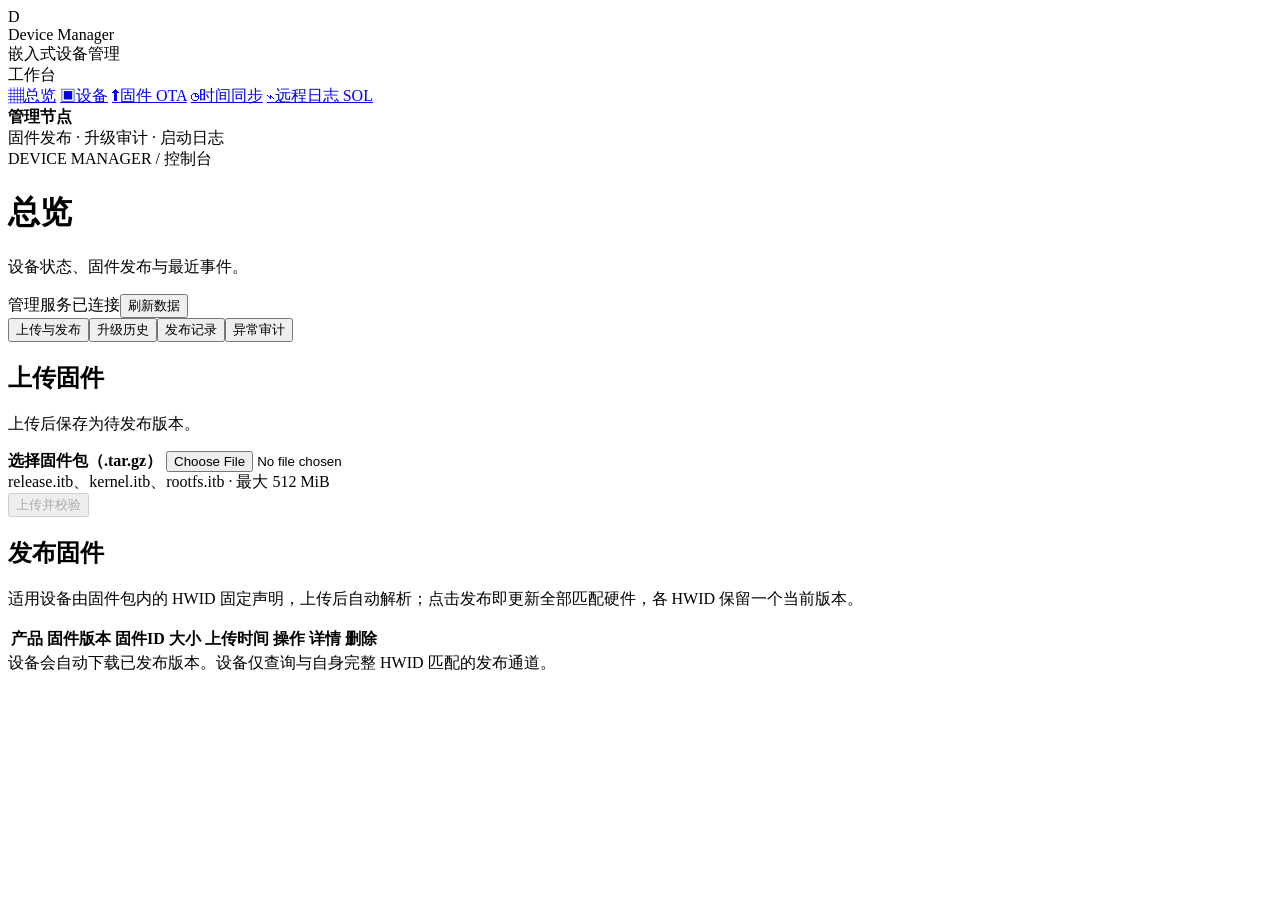
<file: ota/web/index.html>
<!doctype html>
<html lang="zh-CN">
<head>
<meta charset="utf-8">
<meta name="viewport" content="width=device-width, initial-scale=1">
<title>Device Manager · 设备管理</title>
<style>
/* INLINE_STYLES */
</style>
</head>
<body>
<aside class="module-sidebar">
<div class="brand-row"><div class="brand-mark" aria-hidden="true">D</div><div><div class="brand">Device Manager</div><div class="brand-sub">嵌入式设备管理</div></div></div>
<div class="nav-label">工作台</div>
<nav aria-label="功能模块">
<a id="module-dashboard" href="/#dashboard" aria-current="page"><span class="nav-icon" aria-hidden="true">▦</span>总览</a>
<a id="module-devices" href="/#devices"><span class="nav-icon" aria-hidden="true">▣</span>设备</a>
<a id="module-ota" href="/#manage"><span class="nav-icon" aria-hidden="true">⬆</span>固件 OTA</a>
<a id="module-clock" href="/#clock"><span class="nav-icon" aria-hidden="true">◷</span>时间同步</a>
<a id="module-sol" href="/#sol"><span class="nav-icon" aria-hidden="true">⌁</span>远程日志 SOL</a>
</nav>
<div class="sidebar-footer"><strong>管理节点</strong><br>固件发布 · 升级审计 · 启动日志</div>
</aside>
<div class="workspace"><header><div><span>DEVICE MANAGER / 控制台</span><h1 id="module-title">总览</h1><p id="module-description">设备状态、固件发布与最近事件。</p></div><div class="header-actions"><span id="service-health" class="service-health">管理服务已连接</span><button id="header-refresh" class="secondary small" type="button">刷新数据</button></div></header>
<main>
<section id="clock-panel" hidden>
<div class="metric-grid clock-metrics">
<div class="metric"><div class="metric-label">管理服务器时间 · UTC+8</div><div id="clock-server-time" class="clock-time">—</div><div class="metric-hint">基于服务器最近一次响应推算</div></div>
<div class="metric"><div class="metric-label">设备上报时间 · UTC+8</div><div id="clock-device-time" class="clock-time">—</div><div id="clock-time-hint" class="metric-hint">选择设备查看</div></div>
</div>
<div class="clock-layout"><section class="card"><div class="section-head"><div><h2>设备校时状态</h2><p class="muted">只显示设备实际回报；网页本机时间不作为设备时间源。</p></div><button id="clock-refresh" class="secondary" type="button">刷新</button></div>
<div class="toolbar"><label for="clock-device">设备</label><select id="clock-device"></select><span id="clock-online" class="pill">待获取</span></div>
<dl id="clock-status" class="clock-details"></dl><p id="clock-request-status" class="muted" role="status"></p>
<p class="muted">RTC 写入成功仅代表本次写操作；AM625 片内 RTC 不能保证跨复位保时。最近修正量是校准前偏差，不是当前剩余误差。</p>
</section><section class="card"><h2>时间源与校准</h2><p class="muted">时间源独立于 OTA / SOL 管理服务器。保存配置后由设备拉取并持久化。</p>
<form id="clock-form" class="clock-form">
<label for="clock-source-type">时间源类型</label><select id="clock-source-type"><option value="manager">当前 Device Manager（HTTP）</option><option value="ntp">标准 NTP（UDP）</option><option value="http">其他 Device Manager（HTTP / HTTPS）</option></select>
<label for="clock-source">服务器地址</label><input id="clock-source" type="text" placeholder="ntp://192.168.10.1:123" maxlength="511" spellcheck="false"><span id="clock-source-help" class="muted"></span>
<label for="clock-interval">自动校时间隔（秒）</label><input id="clock-interval" type="number" min="60" max="86400" step="1" value="3600" required>
<label class="clock-checkbox"><input id="clock-enabled" type="checkbox" checked> 启用自动校时</label>
<div class="toolbar"><button id="clock-save" type="submit">保存并下发</button><button id="clock-sync" type="button" class="secondary">立即校时</button></div>
<p id="clock-message" role="status" class="muted">尚未修改配置。</p>
</form></section></div></section>
<section id="sol-panel" class="card" hidden>
<h2>SOL 启动日志</h2><p class="muted">只读实时日志与历史回放。设备网络恢复后补传已采集的启动日志；不提供远程命令输入。</p>
<div id="sol-auth" class="toolbar" hidden><label for="sol-key">查看凭据</label><input id="sol-key" type="password" autocomplete="off" placeholder="输入服务端 sol-keys/viewer 中的凭据"><button id="sol-connect">连接</button><button id="sol-disconnect" class="secondary">断开</button></div>
<div id="sol-status" role="status">未连接</div>
<div class="toolbar"><label for="sol-device">设备</label><select id="sol-device"></select><label id="sol-boot-label" for="sol-boot-toggle">启动记录</label><div class="sol-boot-picker"><select id="sol-boot" hidden aria-hidden="true" tabindex="-1"></select><button id="sol-boot-toggle" type="button" class="secondary" aria-haspopup="dialog" aria-expanded="false" aria-controls="sol-boot-menu">选择启动记录 ▾</button><div id="sol-boot-menu" class="sol-boot-menu" role="dialog" aria-label="选择启动记录" hidden><ul id="sol-boot-options"></ul></div></div><label for="sol-stage">阶段</label><select id="sol-stage"><option value="all">全部</option><option>r5-spl</option><option>a53-spl</option><option>uboot</option><option>initramfs</option><option>kernel</option><option>services</option><option>events</option></select><button id="sol-refresh" class="secondary">刷新</button><button id="sol-bundle" class="secondary" disabled>下载完整日志包</button><button id="sol-export" class="secondary">导出当前视图</button></div>
<pre id="sol-meta" class="muted"></pre><p class="muted">服务端保留每台设备最近 4 次启动，最多 2048 个日志块（约 8 MiB）。本地容量耗尽前未上传的数据可能丢失。视图保留最近 2 MiB 正文，保留原始缩进和换行；跨来源顺序按日志时间尽力还原。</p>
<div class="toolbar"><label for="sol-filter">筛选</label><input id="sol-filter" type="search" placeholder="筛选日志文本"><label><input id="sol-live" type="checkbox" checked> 实时跟随</label></div>
<pre id="sol-output" tabindex="0" aria-label="设备日志"></pre>
</section>
<div id="notice" class="notice" role="status" hidden></div>
<section id="firmware-detail" class="card" hidden></section>
<section id="dashboard-panel" hidden>
<div class="metric-grid" aria-label="设备与固件概况">
<div class="metric"><div class="metric-label">已登记设备</div><div id="metric-devices" class="metric-value">—</div><div class="metric-hint">有 OTA 上报的设备</div></div>
<div class="metric"><div class="metric-label">近五分钟上报</div><div id="metric-recent" class="metric-value">—</div><div class="metric-hint">包含 OTA 或日志上报</div></div>
<div class="metric"><div class="metric-label">升级成功</div><div id="metric-success" class="metric-value">—</div><div class="metric-hint">已通过重启健康检查</div></div>
<div class="metric"><div class="metric-label">历史异常与失败</div><div id="metric-attention" class="metric-value">—</div><div class="metric-hint">按升级事务统计</div></div>
</div>
<div class="overview-grid"><section class="card"><div class="section-head"><div><h2>当前发布</h2><p class="muted">设备下一次检查时可获取的固件</p></div><span id="dashboard-publication-status" class="pill">待获取</span></div>
<div class="release-hero"><div class="release-emblem" aria-hidden="true">◈</div><div><div id="dashboard-version" class="release-name">加载中…</div><div id="dashboard-release-meta" class="release-meta">正在读取发布状态</div></div></div>
<div class="quick-links"><a href="/#manage">上传与发布</a><a href="/#releases">查看发布记录</a><a href="/#devices">查看设备</a></div></section>
<section class="card"><div class="section-head"><h2>最近升级活动</h2><a href="/#history">全部历史</a></div><ul id="dashboard-activity" class="activity"><li class="muted">正在加载…</li></ul></section></div>
<section class="card"><div class="section-head"><div><h2>设备摘要</h2><p class="muted">从最近一次设备上报汇总；不代表持续在线</p></div><a href="/#devices">设备列表 →</a></div>
<div class="table-wrap"><table><thead><tr><th>设备</th><th>产品</th><th>最近结果</th><th>固件</th><th>最后上报</th></tr></thead><tbody id="dashboard-devices"></tbody></table></div></section>
</section>
<section id="devices-panel" hidden><section class="card"><div class="section-head"><div><h2>设备列表</h2><p class="muted">按设备上报汇总固件、网络身份与最近升级结果</p></div><span id="device-total" class="pill">0 台设备</span></div>
<div class="toolbar"><label for="device-search">筛选设备</label><input id="device-search" type="search" placeholder="设备 IP、MAC、hostname、产品或固件哈希"><span id="device-count" class="filter-count"></span></div>
<div class="table-wrap"><table><thead><tr><th>设备 IP</th><th>Hostname</th><th>产品</th><th>固件</th><th>最近结果</th><th>最后上报</th><th>操作</th></tr></thead><tbody id="device-list"></tbody></table></div>
<div id="device-empty" class="empty" hidden>暂无匹配的设备。</div><div id="device-detail" class="device-detail" hidden></div>
</section></section>
<div id="overview">
<div class="tabs" role="tablist" aria-label="固件管理"><button type="button" role="tab" id="tab-manage" aria-controls="panel-manage" aria-selected="true" tabindex="0" data-tab="manage">上传与发布</button><button type="button" role="tab" id="tab-history" aria-controls="panel-history" aria-selected="false" tabindex="-1" data-tab="history">升级历史</button><button type="button" role="tab" id="tab-releases" aria-controls="panel-releases" aria-selected="false" tabindex="-1" data-tab="releases">发布记录</button><button type="button" role="tab" id="tab-audit" aria-controls="panel-audit" aria-selected="false" tabindex="-1" data-tab="audit">异常审计</button></div>
<div role="tabpanel" id="panel-manage" aria-labelledby="tab-manage">
<section class="card upload-card">
<div class="upload-intro"><h2>上传固件</h2><p class="muted">上传后保存为待发布版本。</p></div>
<form id="upload-form">
<div class="upload-area"><label for="firmware"><strong>选择固件包（.tar.gz）</strong></label>
<input id="firmware" type="file" accept=".tar.gz,.tgz" required>
<div class="muted">release.itb、kernel.itb、rootfs.itb · 最大 512 MiB</div></div>
<button id="upload-button" type="submit" disabled>上传并校验</button>
<div id="file-info" class="muted"></div>
<progress id="progress" max="100" value="0" hidden aria-label="上传进度"></progress>
<p id="upload-status" class="muted" aria-live="polite"></p>
</form></section><section class="card"><h2>发布固件</h2><p class="muted">适用设备由固件包内的 HWID 固定声明，上传后自动解析；点击发布即更新全部匹配硬件，各 HWID 保留一个当前版本。</p>
<div id="drafts-empty" class="empty" hidden>还没有上传固件。选择固件包并完成校验后，会显示在这里。</div>
<div class="table-wrap"><table id="drafts-table"><thead><tr><th>产品</th><th>固件版本</th><th>固件ID</th><th>大小</th><th>上传时间</th><th>操作</th><th>详情</th><th>删除</th></tr></thead><tbody id="drafts"></tbody></table></div>
</section></div><section class="card" role="tabpanel" id="panel-releases" aria-labelledby="tab-releases" hidden><h2>发布记录</h2>
<div id="releases-empty" class="empty" hidden>尚未发布版本。</div>
<div class="table-wrap"><table id="releases-table"><thead><tr><th>产品</th><th>固件版本</th><th>固件ID</th><th>大小</th><th>上传时间</th><th>操作</th><th>详情</th></tr></thead><tbody id="releases"></tbody></table></div>
</section><section class="card" role="tabpanel" id="panel-history" aria-labelledby="tab-history" hidden><h2>设备升级历史</h2>
<p class="muted">保留每次升级及各阶段上报记录。只有重启后通过健康检查，才显示升级成功。</p>
<div class="table-wrap"><table><thead><tr><th>产品</th><th>固件版本</th><th>固件ID</th><th>设备</th><th>结果</th><th>最近上报</th><th>详情 / 网络审计</th></tr></thead><tbody id="devices"></tbody></table></div>
</section><section class="card" role="tabpanel" id="panel-audit" aria-labelledby="tab-audit" hidden><h2>固件异常与回退审计</h2><p class="muted">异常固件全局停发；存在健康检查成功的历史版本时自动回退发布。保留设备、原因、固件哈希和处理动作。</p><div class="table-wrap"><table><thead><tr><th>产品</th><th>固件版本</th><th>固件ID</th><th>时间</th><th>设备</th><th>分类 / 原因</th><th>处理动作 / 详情</th></tr></thead><tbody id="audit"></tbody></table></div></section>
<footer>设备会自动下载已发布版本。设备仅查询与自身完整 HWID 匹配的发布通道。</footer>
</div>
</main></div>
<script>
/* INLINE_TIME */
/* INLINE_DEVICE_NAMES */
/* INLINE_SOL */
/* INLINE_SOL_NAMES */
/* INLINE_SOL_BUNDLES */
/* INLINE_HWID */
/* INLINE_APP */
/* INLINE_FLEET */
/* INLINE_CLOCK */
/* INLINE_SOL_RECORDS */
/* INLINE_INCIDENT_LOGS */
</script>
</body>
</html>
</file>
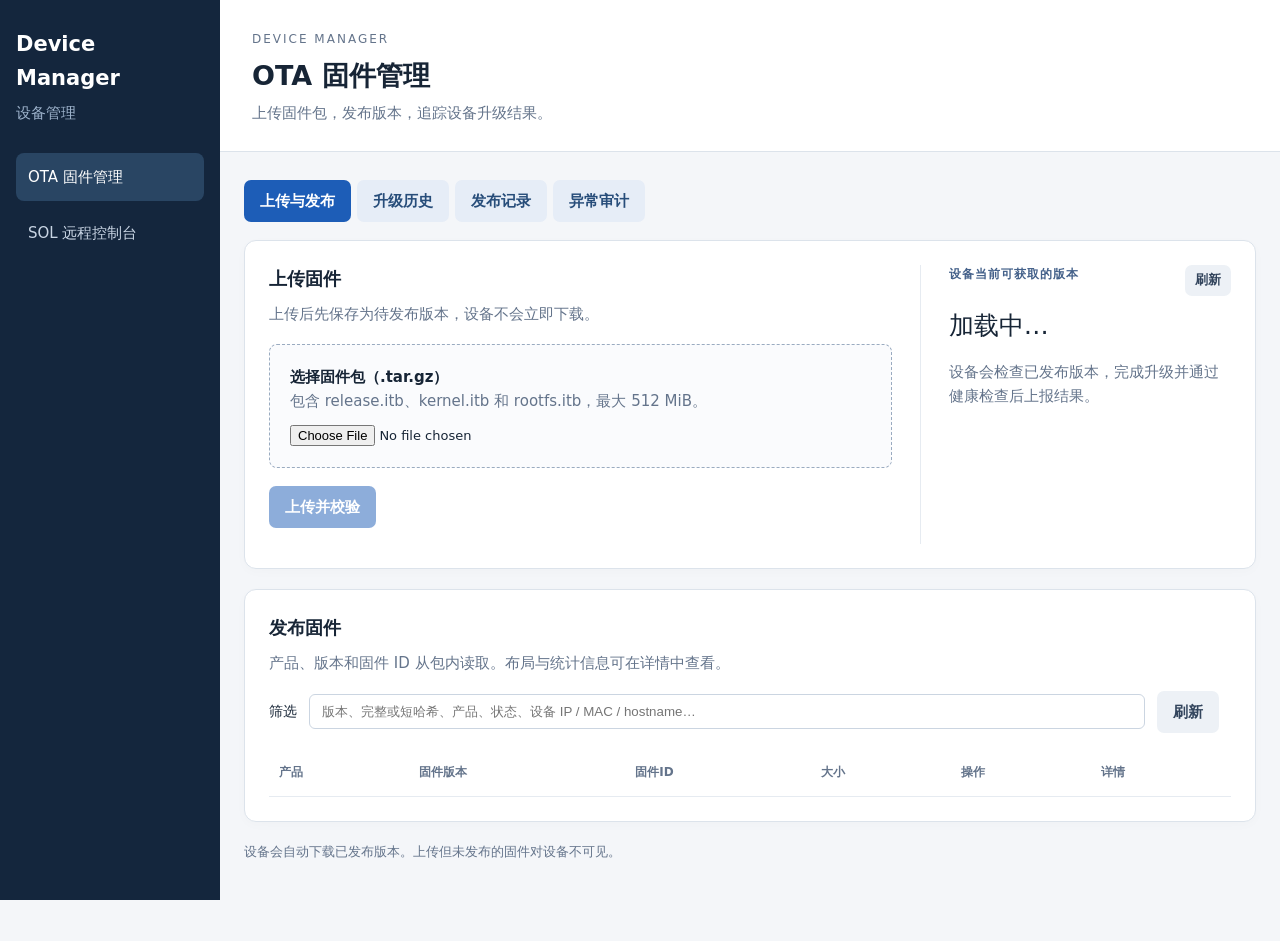
<file: ota/admin.html>
<!doctype html>
<html lang="zh-CN">
<head>
<meta charset="utf-8">
<meta name="viewport" content="width=device-width, initial-scale=1">
<title>Device Manager · 设备管理</title>
<style>
:root{color-scheme:light;font:15px/1.6 system-ui,-apple-system,"Segoe UI",sans-serif;color:#172536;background:#f4f6f9}*{box-sizing:border-box}body{margin:0}header{background:#14263d;color:white;padding:25px max(24px,calc((100% - 1120px)/2))}header span{font-size:12px;letter-spacing:2px;color:#b6c7dc}h1{font-size:27px;margin:4px 0}header p{margin:0;color:#c8d4e3}main{max-width:1168px;margin:28px auto;padding:0 24px 50px}h2{font-size:18px;margin:0 0 8px}p{margin:6px 0 16px}.grid{display:grid;grid-template-columns:1.1fr 1fr;gap:20px}.card{background:#fff;border:1px solid #dce3eb;border-radius:12px;padding:24px;margin-bottom:20px;box-shadow:0 3px 12px #15263b05}.muted{color:#64748b}.current{font-size:32px;line-height:1.3;margin:14px 0 8px}.badge{display:inline-block;border-radius:20px;padding:3px 10px;font-size:12px;background:#e6edf7;color:#274d7a}.green{background:#e3f5ed;color:#146542}.upload-area{border:1px dashed #9aabc0;border-radius:8px;padding:20px;background:#fafbfd;margin:18px 0}input[type=file]{display:block;width:100%;margin-top:12px;font:inherit;font-size:13px}button{border:0;border-radius:7px;background:#1d5db7;color:#fff;padding:9px 16px;cursor:pointer;font:inherit;font-weight:600}button:hover{background:#184d97}button:disabled{opacity:.5;cursor:default}.secondary{background:#edf1f6;color:#33455d}.secondary:hover{background:#dfe6ef}.row{display:flex;align-items:center;justify-content:space-between;gap:16px}.step{color:#44618a;font-size:12px;font-weight:700;letter-spacing:1px;margin-bottom:6px}progress{width:100%;height:9px;margin-top:16px;accent-color:#1d5db7}.notice{border-radius:8px;padding:12px 16px;margin-bottom:20px;background:#e4f4ec;color:#145638;white-space:pre-wrap}.notice.error{background:#fff0ef;color:#9f2921}.table-wrap{overflow:auto}table{border-collapse:collapse;width:100%;white-space:nowrap}th,td{text-align:left;padding:14px 10px;border-bottom:1px solid #e6ebf1}th{font-size:12px;color:#64748b}td small{display:block;color:#64748b}.empty{padding:24px 0;color:#64748b;text-align:center}code{font:13px ui-monospace,monospace}footer{color:#64748b;font-size:13px}#file-info{overflow-wrap:anywhere;font-size:13px}button:focus-visible,input:focus-visible{outline:3px solid #7ba9ec;outline-offset:3px}[hidden]{display:none!important}@media(max-width:760px){.grid{grid-template-columns:1fr;gap:0}.card{padding:18px}main{padding:0 14px 30px}.row{align-items:flex-start}h1{font-size:24px}}
.tabs{display:flex;gap:6px;margin-bottom:18px;flex-wrap:wrap}.tabs button{background:#e6edf7;color:#274d7a}.tabs button[aria-selected=true]{background:#1d5db7;color:white}a.download{display:inline-block;margin:6px 10px 6px 0;color:#1d5db7}#firmware-detail{max-width:1120px;margin:auto}#current-details{overflow-wrap:anywhere}.upload-layout{display:grid;grid-template-columns:minmax(0,2fr) minmax(240px,1fr);gap:28px}.upload-main,.upload-sidebar{min-width:0}.upload-sidebar{border-left:1px solid #e6ebf1;padding-left:28px}.upload-sidebar .current{font-size:25px}.upload-sidebar .row{align-items:flex-start}.upload-sidebar .row button{padding:5px 10px;font-size:13px}#drafts td:last-child button{margin-right:10px}#drafts .download{font-size:13px}main{max-width:1400px}@media(max-width:760px){.upload-layout{grid-template-columns:minmax(0,1fr);gap:18px}.upload-sidebar{border-left:0;border-top:1px solid #e6ebf1;padding:18px 0 0}}
.toolbar{display:flex;gap:12px;align-items:center;flex-wrap:wrap;margin:16px 0}.toolbar input{padding:9px 12px;border:1px solid #cbd5e1;border-radius:6px;min-width:0;flex:1}.toolbar label{font-size:14px}.publishing,.publishing:disabled{background:#e5e7eb;color:#4b5563;opacity:1;cursor:default}.invalid,.invalid:disabled{background:#b42318;color:white;opacity:1;cursor:not-allowed}.network-info{white-space:normal;overflow-wrap:anywhere;max-width:480px}td button{margin-right:10px}.filter-count{font-size:13px;color:#64748b}a{color:#1d5db7}
.module-sidebar{position:fixed;inset:0 auto 0 0;width:220px;background:#14263d;color:#dce6f3;padding:28px 16px}.brand{font-size:21px;font-weight:700;color:white}.module-sidebar p{color:#9eb3cc}.module-sidebar nav{display:grid;gap:8px;margin-top:28px}.module-sidebar a{padding:12px;border-radius:8px;text-decoration:none;color:#c8d4e3}.module-sidebar a[aria-current=page]{background:#294563;color:white}.workspace{margin-left:220px}header{padding:26px 32px;background:white;color:#172536;border-bottom:1px solid #dce3eb}header p,header span{color:#64748b}@media(max-width:760px){.module-sidebar{position:static;width:auto;padding:14px}.module-sidebar nav{display:flex;margin-top:8px}.module-sidebar p{display:none}.workspace{margin-left:0}header{padding:20px}}
</style>
</head>
<body>
<aside class="module-sidebar"><div class="brand">Device Manager</div><p>设备管理</p><nav aria-label="功能模块"><a id="module-ota" href="/#manage" aria-current="page">OTA 固件管理</a><a id="module-sol" href="/#sol">SOL 远程控制台</a></nav></aside>
<div class="workspace"><header><span>DEVICE MANAGER</span><h1 id="module-title">OTA 固件管理</h1><p id="module-description">上传固件包，发布版本，追踪设备升级结果。</p></header>
<main>
<section id="sol-panel" class="card" hidden>
<h2>SOL 启动日志</h2><p class="muted">只读实时日志与历史回放。设备网络恢复后补传已采集的启动日志；不提供远程命令输入。</p>
<div id="sol-auth" class="toolbar" hidden><label for="sol-key">查看凭据</label><input id="sol-key" type="password" autocomplete="off" placeholder="输入服务端 sol-keys/viewer 中的凭据"><button id="sol-connect">连接</button><button id="sol-disconnect" class="secondary">断开</button></div>
<div id="sol-status" role="status">未连接</div>
<div class="toolbar"><label for="sol-device">设备</label><select id="sol-device"></select><label for="sol-boot">启动记录</label><select id="sol-boot"></select><label for="sol-stage">阶段</label><select id="sol-stage"><option value="all">全部</option><option>r5-spl</option><option>a53-spl</option><option>uboot</option><option>initramfs</option><option>kernel</option><option>services</option><option>events</option></select><button id="sol-refresh" class="secondary">刷新</button><button id="sol-export" class="secondary">导出当前视图</button></div>
<pre id="sol-meta" class="muted"></pre><p class="muted">服务端保留每台设备最近 4 次启动，最多 2048 个日志块（约 8 MiB）。本地容量耗尽前未上传的数据可能丢失。视图保留最近 2 MiB 正文，保留原始缩进和换行；跨来源顺序按日志时间尽力还原。</p>
<div class="toolbar"><label for="sol-filter">筛选</label><input id="sol-filter" type="search" placeholder="筛选日志文本"><label><input id="sol-live" type="checkbox" checked> 实时跟随</label></div>
<pre id="sol-output" tabindex="0" aria-label="设备日志" style="background:#101c2c;color:#d6e4f5;padding:18px;border-radius:8px;max-height:65vh;overflow:auto;white-space:pre;overflow-wrap:normal;tab-size:8"></pre>
</section>
<div id="notice" class="notice" role="status" hidden></div>
<section id="firmware-detail" class="card" hidden></section>
<div id="overview">
<div class="tabs" role="tablist" aria-label="固件管理"><button type="button" role="tab" id="tab-manage" aria-controls="panel-manage" aria-selected="true" tabindex="0" data-tab="manage">上传与发布</button><button type="button" role="tab" id="tab-history" aria-controls="panel-history" aria-selected="false" tabindex="-1" data-tab="history">升级历史</button><button type="button" role="tab" id="tab-releases" aria-controls="panel-releases" aria-selected="false" tabindex="-1" data-tab="releases">发布记录</button><button type="button" role="tab" id="tab-audit" aria-controls="panel-audit" aria-selected="false" tabindex="-1" data-tab="audit">异常审计</button></div>
<div role="tabpanel" id="panel-manage" aria-labelledby="tab-manage">
<section class="card"><div class="upload-layout"><div class="upload-main"><h2>上传固件</h2>
<p class="muted">上传后先保存为待发布版本，设备不会立即下载。</p>
<form id="upload-form">
<div class="upload-area"><label for="firmware"><strong>选择固件包（.tar.gz）</strong></label>
<div class="muted">包含 release.itb、kernel.itb 和 rootfs.itb，最大 512 MiB。</div>
<input id="firmware" type="file" accept=".tar.gz,.tgz" required>
<div id="file-info" class="muted"></div></div>
<button id="upload-button" type="submit" disabled>上传并校验</button>
<progress id="progress" max="100" value="0" hidden aria-label="上传进度"></progress>
<p id="upload-status" class="muted" aria-live="polite"></p>
</form></div><aside class="upload-sidebar"><div class="row"><div class="step">设备当前可获取的版本</div><button id="refresh" class="secondary" type="button">刷新</button></div>
<div id="current-version" class="current">加载中…</div>
<div id="current-details" class="muted"></div>
<p class="muted" style="margin-top:18px">设备会检查已发布版本，完成升级并通过健康检查后上报结果。</p>
</aside></div></section><section class="card"><h2>发布固件</h2><p class="muted">产品、版本和固件 ID 从包内读取。布局与统计信息可在详情中查看。</p>
<div id="drafts-empty" class="empty" hidden>还没有上传固件。选择固件包并完成校验后，会显示在这里。</div>
<div class="table-wrap"><table id="drafts-table"><thead><tr><th>产品</th><th>固件版本</th><th>固件ID</th><th>大小</th><th>操作</th><th>详情</th></tr></thead><tbody id="drafts"></tbody></table></div>
</section></div><section class="card" role="tabpanel" id="panel-releases" aria-labelledby="tab-releases" hidden><h2>发布记录</h2>
<div id="releases-empty" class="empty" hidden>尚未发布版本。</div>
<div class="table-wrap"><table id="releases-table"><thead><tr><th>产品</th><th>固件版本</th><th>固件ID</th><th>大小</th><th>操作</th><th>详情</th></tr></thead><tbody id="releases"></tbody></table></div>
</section><section class="card" role="tabpanel" id="panel-history" aria-labelledby="tab-history" hidden><h2>设备升级历史</h2>
<p class="muted">保留每次升级及各阶段上报记录。只有重启后通过健康检查，才显示升级成功。</p>
<div class="table-wrap"><table><thead><tr><th>产品</th><th>固件版本</th><th>固件ID</th><th>设备</th><th>结果</th><th>最近上报</th><th>详情 / 网络审计</th></tr></thead><tbody id="devices"></tbody></table></div>
</section><section class="card" role="tabpanel" id="panel-audit" aria-labelledby="tab-audit" hidden><h2>固件异常与回退审计</h2><p class="muted">异常固件全局停发；存在健康检查成功的历史版本时自动回退发布。保留设备、原因、固件哈希和处理动作。</p><div class="table-wrap"><table><thead><tr><th>产品</th><th>固件版本</th><th>固件ID</th><th>时间</th><th>设备</th><th>分类 / 原因</th><th>处理动作 / 详情</th></tr></thead><tbody id="audit"></tbody></table></div></section>
<footer>设备会自动下载已发布版本。上传但未发布的固件对设备不可见。</footer>
</div>
</main></div>
<script>
'use strict';
const $ = id => document.getElementById(id);
let busy = false;
let refreshing = null;
function notice(message, error=false){$('notice').textContent=message;$('notice').className='notice'+(error?' error':'');$('notice').hidden=false;}
function size(bytes){return (bytes/1048576).toFixed(1)+' MiB';}
function cell(row,text){const td=document.createElement('td');td.textContent=text;row.append(td);return td;}
function detailLink(item,tab=activeTab()){const a=document.createElement('a');a.textContent='查看详情';a.href='/firmware?kind='+((item.id||'').startsWith('draft-')?'draft':'release')+'&id='+encodeURIComponent(item.id)+'&tab='+tab;return a;}
function identityCells(row,item){cell(row,item.product||'未知');cell(row,item.tag||item.firmware_version||'未知');const td=cell(row,item.firmware_id?item.firmware_id.slice(0,8):'未知');td.title=item.firmware_id||'历史记录未保存固件 ID';}
function invalidButton(){const b=document.createElement('button');b.type='button';b.className='invalid';b.disabled=true;b.textContent='无效固件，禁止发布';b.title='固件已隔离，不能发布到设备';return b;}
function publishingButton(){const b=document.createElement('button');b.type='button';b.className='publishing';b.disabled=true;b.textContent='当前版本使用中';return b;}
function activeTab(){return document.querySelector('[data-tab][aria-selected=true]')?.dataset.tab||'manage';}
function searchable(row,item){row.dataset.search=JSON.stringify(item);}
const lists={manage:'drafts',history:'devices',releases:'releases',audit:'audit'};
function filterRows(tab){const tokens=$('search-'+tab).value.trim().toLowerCase().split(/\s+/).filter(Boolean);let visible=0,total=0;for(const row of $(lists[tab]).children){total++;const text=((row.dataset.search||'')+' '+row.textContent).toLowerCase();row.hidden=!tokens.every(t=>text.includes(t));if(!row.hidden)visible++;}$('count-'+tab).textContent=`${visible} / ${total} 条`;$('empty-'+tab).hidden=visible>0;}
function downloadLink(item){const link=document.createElement('a');link.className='download';link.textContent='下载固件包';link.href='/api/download/'+(item.id.startsWith('draft-')?'draft':'release')+'/'+encodeURIComponent(item.id);return link;}
function badge(td,text,current=false){const span=document.createElement('span');span.className='badge'+(current?' green':'');span.textContent=text;td.append(span);}
function controls(){ const disabled=busy||!!refreshing; $('upload-button').disabled=disabled||!$('firmware').files.length; $('firmware').disabled=disabled; document.querySelectorAll('[data-refresh],#refresh').forEach(b=>b.disabled=disabled); document.querySelectorAll('[data-publish]').forEach(b=>b.disabled=disabled); }
function state(){
 if(refreshing)return refreshing;
 refreshing=loadState().finally(()=>{refreshing=null;controls();});
 controls();return refreshing;
}
async function loadState(){
 const response=await fetch('/api/state',{cache:'no-store'});if(!response.ok)throw new Error('无法读取版本列表，请检查服务日志。');
 const data=await response.json();
 if(location.pathname==='/firmware'){renderDetails(data);return;}
 const current=data.releases.find(r=>r.publication===data.latest);
 $('current-version').textContent=current?(current.tag||current.firmware_version):'尚未发布';
 $('current-details').textContent=current?`${(current.firmware_id||'').slice(0,8)} · ${current.product}`:'上传固件并发布后，设备即可获取。';
 $('current-details').title=current?.firmware_id||'';
 const phases={'requested':'请求升级','installing':'正在安装','rebooting':'等待重启','boot-testing':'启动健康检查中','success':'升级成功','install-failed':'安装失败','rolled-back':'已回滚','interrupted':'升级中断','reboot-failed':'重启失败','up-to-date':'无需升级','device-error':'设备异常','verify-failed':'固件校验失败'};
 const why=r=>r==='not-reported'?'原因未上报':r==='none'?'—':r||'未上报';
 const fmt=v=>v?`v${v>>>16}.${(v>>>8)&255}.${v&255}`:'未知';
 const when=v=>new Date(v*1000).toLocaleString();
 const identity=d=>data.releases.find(r=>r.publication===d.publication)||{product:d.product,tag:fmt(d.version)};
 for(const [tab,list] of Object.entries(lists))$(list).replaceChildren();
 $('drafts-empty').hidden=true;$('releases-empty').hidden=true;
 for(const [items,tbody] of [[data.drafts,'drafts'],[data.releases,'releases']]){
  for(const d of [...items].sort((a,b)=>b.created-a.created||b.publication-a.publication)){
   const row=document.createElement('tr');if(tbody==='drafts')row.dataset.draft=d.id;
   identityCells(row,d);cell(row,size(d.bytes));
   const action=cell(row,'');
   if(!d.valid)action.append(invalidButton());
   else if(d.published)action.append(publishingButton());
   else {const draft=tbody==='drafts'?d:data.drafts.find(x=>x.valid&&x.firmware_id===d.firmware_id);if(draft){const b=document.createElement('button');b.type='button';b.textContent='发布到设备';b.dataset.publish=draft.id;b.onclick=()=>publish(draft.id);action.append(b);}else action.textContent='未发布';}
   cell(row,'').append(detailLink(d,tbody==='drafts'?'manage':'releases'));
   searchable(row,{...d,status:!d.valid?'无效':d.published?'已发布':'未发布',created_text:when(d.created)});$(tbody).append(row);
  }
 }
 for(const d of [...(data.device_history||[])].sort((a,b)=>b.updated-a.updated||b.publication-a.publication)){
  const item=identity(d),row=document.createElement('tr');identityCells(row,item);cell(row,d.device);
  const result=cell(row,phases[d.phase]||d.phase);const reason=document.createElement('small');reason.textContent=why(d.reason);result.append(reason);
  cell(row,when(d.updated));const td=cell(row,'');td.className='network-info';
  const details=document.createElement('details'),summary=document.createElement('summary');summary.textContent=`查看过程与设备信息（${d.events.length} 次上报）`;details.append(summary);
  const line=text=>{const e=document.createElement('div');e.textContent=text;details.append(e);};
  if(d.imported)line('旧数据迁移：迁移前仅保留当时的最后状态。');
  for(const e of d.events)line(`${when(e.reported_at)} · ${phases[e.phase]||e.phase} · 运行 ${fmt(e.running)} · ${why(e.reason)}`);
  line('升级来源启动 ID：'+d.source_boot);
  if(!(d.network||[]).length)line('IP / MAC / hostname：历史设备未上报');
  for(const n of d.network||[])line(`${when(n.first_seen)} — ${when(n.last_seen)} · ${phases[n.phase]||n.phase} · IP ${n.ip} · MAC ${n.mac} · hostname ${n.hostname} · 来源 IP ${n.peer_ip} · 请求 ${n.requests} 次 · 启动 ID ${n.request_boot}`);
  td.append(details);if(item.id)td.append(detailLink(item,'history'));searchable(row,{...d,firmware:item});$('devices').append(row);
 }
 const actions={'manual-fallback-published':'人工应急回退发布','quarantined':'标记固件异常','distribution-stopped':'停止全部下发','fallback-selected':'选定正常版本','fallback-published':'已回退发布','no-confirmed-fallback':'无确认正常版本，保持停发'};
 for(const e of [...(data.audit_events||[])].sort((a,b)=>b.timestamp-a.timestamp)){
  const item=identity(e),row=document.createElement('tr');identityCells(row,item);cell(row,when(e.timestamp));cell(row,e.device);cell(row,`${e.category==='device-error'?'设备异常':'升级失败'} / ${why(e.reason)}`);
  const td=cell(row,actions[e.action]||e.action);td.className='network-info';const details=document.createElement('details');const title=document.createElement('summary');title.textContent='查看溯源';details.append(title);
  for(const text of [`发布记录 ${e.publication} · 回退来源 ${e.source_publication||'无'} · 回退发布 ${e.replacement_publication||'无'}`,e.kernel_sha256,e.rootfs_sha256,e.boot]){const line=document.createElement('div');line.textContent=text;details.append(line);}td.append(details);if(item.id)td.append(detailLink(item,'audit'));searchable(row,{...e,firmware:item});$('audit').append(row);
 }
 for(const tab of Object.keys(lists))filterRows(tab);
 controls();
}

function renderDetails(data){
 $('overview').hidden=true;
 const pane=$('firmware-detail');pane.hidden=false;pane.replaceChildren();
 const back=document.createElement('a');back.href='/#'+(new URLSearchParams(location.search).get('tab')||'manage');back.textContent='← 返回固件列表';pane.append(back);
 const refresh=document.createElement('button');refresh.className='secondary';refresh.textContent='刷新详情';refresh.style.marginLeft='20px';refresh.onclick=()=>state().catch(e=>notice(e.message,true));pane.append(refresh);
 const params=new URLSearchParams(location.search);
 const collection=params.get('kind')==='draft'?data.drafts:data.releases;
 const item=collection.find(x=>x.id===params.get('id'));
 const title=document.createElement('h1');title.textContent='固件详情';pane.append(title);
 if(!item){const message=document.createElement('p');message.textContent='未找到该固件。';pane.append(message);return;}
 document.title=(item.tag||item.firmware_version)+' · 固件详情';
 pane.append(downloadLink(item));
 const publications=data.releases.filter(x=>x.firmware_id===item.firmware_id);
 const ids=new Set(publications.map(x=>x.publication));
 const history=(data.device_history||[]).filter(x=>ids.has(x.publication));
 const downloads=(data.download_stats||[]).filter(x=>ids.has(x.publication));
 const sum=key=>downloads.reduce((n,x)=>n+(x[key]||0),0);
 const success=history.filter(x=>x.phase==='success').length;
 const failures=history.filter(x=>x.category==='upgrade-failure');
 const incidents=history.filter(x=>x.category==='device-error');
 const active=publications.find(x=>x.published);
 const table=document.createElement('table');pane.append(table);
 const rows=[['上传时间',item.uploaded_at?new Date(item.uploaded_at*1000).toLocaleString():'未知'],
 ['版本号',item.tag||item.firmware_version],['内容哈希',item.firmware_id],['产品 / 布局',item.product+' / '+item.layout],
 ['固件大小',size(item.bytes)],['发布状态',active?'已发布 #'+active.publication:'未发布'],
 ['是否有效',item.valid?'有效（上传校验通过，未被隔离）':'无效（已隔离，禁止发布）'],
 ['设备下载次数',String(sum('identified_downloads'))],['未识别设备的下载次数',String(sum('downloads')-sum('identified_downloads'))],
 ['更新成功次数',String(success)],['更新失败次数',String(failures.length)],['设备异常次数',String(incidents.length)],
 ['历史发布编号',publications.map(x=>'#'+x.publication).join('、')||'尚未发布']];
 for(const [key,value] of rows){const row=document.createElement('tr');cell(row,key);const td=cell(row,value);td.style.whiteSpace='normal';td.style.overflowWrap='anywhere';table.append(row);}
 const note=document.createElement('p');note.className='muted';note.textContent='统计按相同内容哈希汇总。下载按 rootfs.itb 完整响应计次，重试和恢复下载会再次计数；不代表安装成功。未携带设备 ID 的请求单列，旧版本启用统计前的下载无法追溯。升级结果按每次升级事务最终状态计数，成功必须经过重启健康确认。';pane.append(note);
 const heading=document.createElement('h2');heading.textContent='失败与设备异常原因';pane.append(heading);
 const errors=failures.concat(incidents).sort((a,b)=>b.updated-a.updated);
 for(const entry of errors){const line=document.createElement('p');line.textContent=`#${entry.publication} · ${entry.device} · ${entry.phase} · ${entry.reason||'原因未上报'} · ${new Date(entry.updated*1000).toLocaleString()}`;pane.append(line);}
 if(!errors.length){const line=document.createElement('p');line.textContent='暂无失败或设备异常记录。';pane.append(line);}
 const candidate=data.drafts.find(x=>x.firmware_id===item.firmware_id&&x.valid);
 if(!item.valid)pane.append(invalidButton());
 else if(active)pane.append(publishingButton());
 if(!active&&candidate){const button=document.createElement('button');button.dataset.publish=candidate.id;button.textContent='发布到设备';button.onclick=()=>publish(candidate.id);pane.append(button);}
 controls();
}
async function publish(id){
 busy=true;controls();
 try{const r=await fetch('/api/publish/'+id,{method:'POST',headers:{'X-OTA-Request':'1'}});const result=await r.json();if(!r.ok)throw new Error(result.error||'发布失败');notice(`已发布 #${result.publication}。设备将在下一次检查时下载该版本。`);await state();}
 catch(error){notice(error.message,true);}finally{busy=false;controls();}
}
$('firmware').addEventListener('change',()=>{const f=$('firmware').files[0];$('file-info').textContent=f?f.name+' · '+size(f.size):'';controls();});
$('upload-form').addEventListener('submit',event=>{
 event.preventDefault();const file=$('firmware').files[0];if(!file||busy)return;
 if(file.size>512*1048576){notice('固件包超过 512 MiB，请检查是否选中了完整烧录镜像。',true);return;}
 busy=true;controls();$('progress').hidden=false;$('progress').value=0;$('upload-status').textContent='正在上传…';
 const xhr=new XMLHttpRequest();xhr.open('POST','/api/upload');xhr.timeout=240000;xhr.setRequestHeader('Content-Type','application/octet-stream');xhr.setRequestHeader('X-OTA-Request','1');
 xhr.upload.onprogress=e=>{if(e.lengthComputable){const percent=Math.round(e.loaded/e.total*100);$('progress').value=percent;$('upload-status').textContent=percent===100?'上传完成，正在校验固件包…':`正在上传 ${percent}%`;}};
 xhr.onload=async()=>{try{const result=JSON.parse(xhr.responseText);if(xhr.status<200||xhr.status>=300)throw new Error(result.error||'上传失败');$('firmware').value='';$('file-info').textContent='';$('upload-status').textContent='校验通过，已保存为待发布版本。';notice('上传成功。请在待发布列表中点击“发布到设备”。');await state();}catch(error){$('upload-status').textContent='上传或校验失败。';notice(error.message,true);}finally{busy=false;controls();}};
 xhr.onerror=xhr.ontimeout=()=>{busy=false;controls();$('upload-status').textContent='上传未完成。';notice('网络连接失败或超时，请重试。',true);};xhr.send(file);
});
const tabs=[...document.querySelectorAll('[data-tab]')];
function selectTab(button,update=true){if(update&&location.hash!=='#'+button.dataset.tab)location.hash=button.dataset.tab;for(const tab of tabs){const selected=tab===button;tab.setAttribute('aria-selected',String(selected));tab.tabIndex=selected?0:-1;$(tab.getAttribute('aria-controls')).hidden=!selected;}}
for(const tab of tabs){tab.onclick=()=>selectTab(tab);tab.onkeydown=event=>{let index=tabs.indexOf(tab);if(event.key==='ArrowRight')index=(index+1)%tabs.length;else if(event.key==='ArrowLeft')index=(index+tabs.length-1)%tabs.length;else if(event.key==='Home')index=0;else if(event.key==='End')index=tabs.length-1;else return;event.preventDefault();selectTab(tabs[index]);tabs[index].focus();};}
for(const [tab,list] of Object.entries(lists)){
 const bar=document.createElement('div');bar.className='toolbar';
 const label=document.createElement('label');label.htmlFor='search-'+tab;label.textContent='筛选';
 const input=document.createElement('input');input.type='search';input.id=label.htmlFor;input.placeholder='版本、完整或短哈希、产品、状态、设备 IP / MAC / hostname…';
 try{input.value=sessionStorage.getItem(input.id)||'';}catch{}
 input.oninput=()=>{try{sessionStorage.setItem(input.id,input.value);}catch{}filterRows(tab);};
 const refresh=document.createElement('button');refresh.type='button';refresh.className='secondary';refresh.dataset.refresh=tab;refresh.textContent='刷新';
 const count=document.createElement('span');count.id='count-'+tab;count.className='filter-count';count.setAttribute('aria-live','polite');
 bar.append(label,input,refresh,count);const wrap=$(list).closest('.table-wrap');wrap.before(bar);
 const empty=document.createElement('p');empty.id='empty-'+tab;empty.className='empty';empty.textContent='暂无记录或没有符合筛选条件的记录。';empty.hidden=true;wrap.after(empty);
}

/* SOL_CONSOLE */
const sol={active:false,token:'',rows:[],text:'',cursor:0,generation:0,busy:false,console:new SolConsole()};
function solDecode(text){return new TextDecoder().decode(Uint8Array.from(text,c=>c.charCodeAt(0)));}
async function solGet(path){const r=await fetch(path,{cache:'no-store',headers:sol.token?{Authorization:'Bearer '+sol.token}:{}});const body=await r.json();if(!r.ok)throw Error(body.error||'日志请求失败');return body;}
function solRender(){const query=$('sol-filter').value.toLowerCase();$('sol-output').textContent=query?sol.text.split('\n').filter(line=>line.toLowerCase().includes(query)).join('\n'):sol.text;if($('sol-live').checked)$('sol-output').scrollTop=$('sol-output').scrollHeight;}
function solReset(){sol.generation++;sol.cursor=0;sol.text='';sol.console=new SolConsole();solRender();}
function solBoots(follow=false){const old=$('sol-boot').value;$('sol-boot').replaceChildren();for(const row of sol.rows.filter(r=>r.device===$('sol-device').value)){const o=document.createElement('option');o.value=row.boot;o.textContent=row.boot+(solDecode(row.meta).includes('current=yes')?'（当前）':'');$('sol-boot').append(o);}if(!follow&&[...$('sol-boot').options].some(o=>o.value===old))$('sol-boot').value=old;solReset();}
async function solIndex(rows=null,follow=false){if(!rows)rows=await solGet('/api/sol/devices');sol.rows=rows;const old=$('sol-device').value;$('sol-device').replaceChildren();for(const id of [...new Set(rows.map(r=>r.device))]){const o=document.createElement('option');o.value=id;o.textContent=id;$('sol-device').append(o);}if([...$('sol-device').options].some(o=>o.value===old))$('sol-device').value=old;solBoots(follow);if(!rows.length)$('sol-status').textContent='暂无设备日志，等待设备连接。';}
async function solPoll(){
 if(sol.busy||!sol.active||location.hash!=='#sol'||!$('sol-live').checked)return;
 const device=$('sol-device').value,boot=$('sol-boot').value;if(!device||!boot)return;
 const generation=sol.generation;sol.busy=true;
 try{const rows=await solGet('/api/sol/logs/'+[device,boot,$('sol-stage').value,sol.cursor].map(encodeURIComponent).join('/'));if(generation!==sol.generation)return;
 for(const row of rows){sol.cursor=row.id;sol.console.push(row);}
 sol.text=sol.console.text($('sol-stage').value);
 solRender();const info=sol.rows.find(r=>r.device===device&&r.boot===boot);if(info){$('sol-meta').textContent='来源 IP='+info.peer+'\n'+solDecode(info.meta);$('sol-status').textContent=(Date.now()-info.seen*1000>60000?'设备暂未上报 · ':'已连接 · ')+'最后上报 '+new Date(info.seen*1000).toLocaleString()+(sol.console.truncated?' · 视图较早内容已截断':'');}
 }catch(e){$('sol-status').textContent=e.message;}finally{sol.busy=false;}
}
$('sol-connect').onclick=async()=>{sol.token=$('sol-key').value.trim();if(!/^[a-f0-9]{64}$/.test(sol.token)){$('sol-status').textContent='请输入 64 位查看凭据';sol.token='';sol.active=false;return;}sol.active=true;try{await solIndex();await solPoll();}catch(e){$('sol-status').textContent=e.message;}};
$('sol-disconnect').onclick=()=>{sol.active=false;sol.token='';$('sol-key').value='';solReset();$('sol-status').textContent='已断开';};
$('sol-device').onchange=()=>{solBoots();solPoll();};$('sol-boot').onchange=$('sol-stage').onchange=()=>{solReset();solPoll();};
$('sol-refresh').onclick=async()=>{if(!sol.active)return;try{await solIndex();await solPoll();}catch(e){$('sol-status').textContent=e.message;}};
$('sol-filter').oninput=solRender;$('sol-live').onchange=()=>solPoll();
$('sol-export').onclick=()=>{const a=document.createElement('a');a.href=URL.createObjectURL(new Blob([$('sol-output').textContent],{type:'text/plain;charset=utf-8'}));a.download='boot-log-'+($('sol-boot').value||'empty')+'.txt';a.click();setTimeout(()=>URL.revokeObjectURL(a.href),1000);};
fetch('/api/sol/config',{cache:'no-store'}).then(r=>r.json()).then(async config=>{if(config.open_view){$('sol-auth').hidden=true;sol.active=true;$('sol-status').textContent='正在连接设备日志';await solIndex();await solPoll();}else $('sol-auth').hidden=false;}).catch(e=>{$('sol-status').textContent=e.message;});
setInterval(solPoll,2000);
setInterval(async()=>{if(sol.active&&location.hash==='#sol')try{const rows=await solGet('/api/sol/devices');const signature=a=>a.map(r=>r.device+'/'+r.boot).join('|');const selected=sol.rows.find(r=>r.device===$('sol-device').value&&r.boot===$('sol-boot').value);const follow=$('sol-live').checked&&!!selected&&solDecode(selected.meta).includes('current=yes');if(signature(rows)!==signature(sol.rows))await solIndex(rows,follow);else sol.rows=rows;}catch{}},10000);

function restoreTab(){
 const sol=location.pathname!=='/firmware'&&location.hash==='#sol';
 $('sol-panel').hidden=!sol;$('overview').hidden=sol||location.pathname==='/firmware';
 $('module-title').textContent=sol?'SOL 远程控制台':'OTA 固件管理';
 $('module-description').textContent=sol?'实时日志与历史回放':'上传固件包，发布版本，追踪设备升级结果。';
 $('module-ota').setAttribute('aria-current',sol?'false':'page');$('module-sol').setAttribute('aria-current',sol?'page':'false');
 selectTab(tabs.find(t=>t.dataset.tab===location.hash.slice(1))||tabs[0],false);
}
window.addEventListener('hashchange',restoreTab);restoreTab();
document.querySelectorAll('[data-refresh],#refresh').forEach(b=>b.onclick=()=>state().catch(e=>notice(e.message,true)));
state().catch(e=>notice(e.message,true));
</script>
</body>
</html>
</file>
